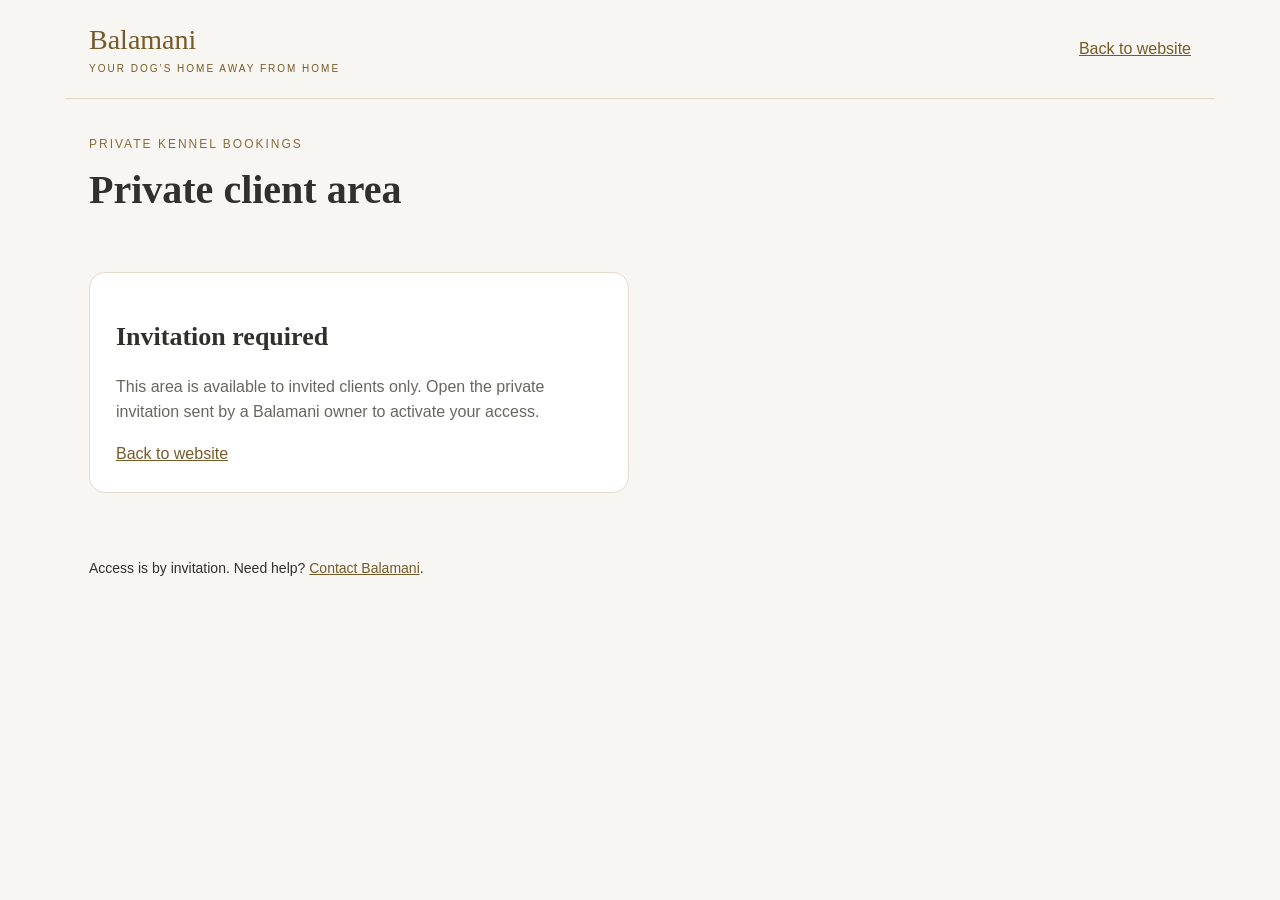
<file: docs/client.html>
<!doctype html>
<html lang="en"><head><meta charset="utf-8"><meta name="viewport" content="width=device-width,initial-scale=1"><meta name="referrer" content="no-referrer"><meta name="robots" content="noindex,nofollow"><meta http-equiv="Content-Security-Policy" content="default-src 'self'; script-src 'self'; style-src 'self'; connect-src https://pqkzhfcqpkcqttixoysr.supabase.co; img-src 'self'; base-uri 'none'; form-action 'none'; object-src 'none'"><title>Kennel bookings | Balamani</title><link rel="stylesheet" href="assets/css/client.css?v=remember1"><script defer src="assets/js/client.js?v=dates-ddmmyyyy1"></script></head>
<body data-booking-page="kennel"><header><a class="brand" href="index.html">Balamani<span>YOUR DOG’S HOME AWAY FROM HOME</span></a><div class="row"><a href="index.html">Back to website</a><button id="signout" hidden>Sign out</button></div></header><main><p class="eyebrow">PRIVATE KENNEL BOOKINGS</p><h1 id="heading">Private client area</h1><p id="status" role="status" aria-live="polite">Connecting securely…</p><div id="app"></div></main><footer>Access is by invitation. Need help? <a href="https://wa.me/35677070998">Contact Balamani</a>.</footer></body></html>
</file>
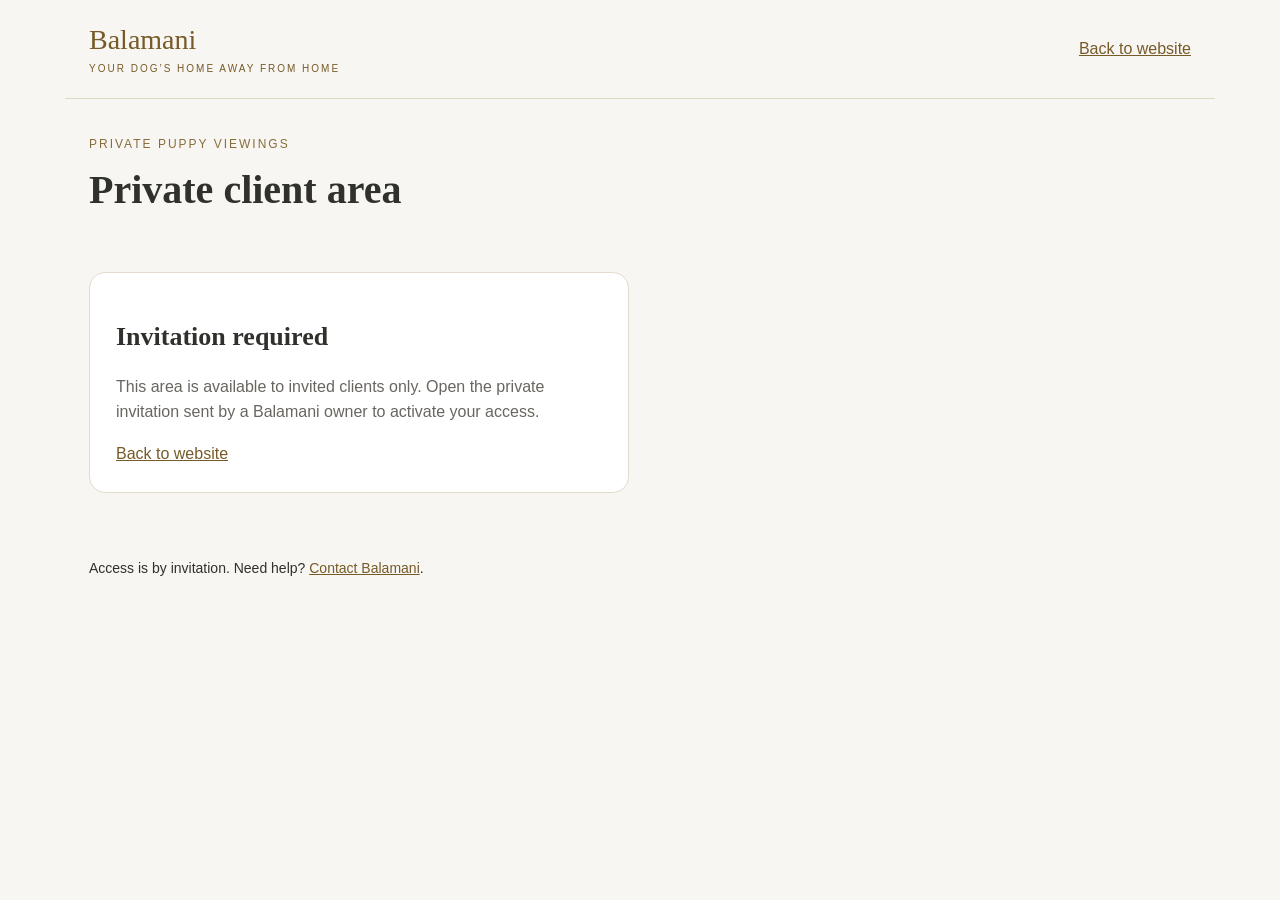
<file: docs/puppy-viewings.html>
<!doctype html>
<html lang="en"><head><meta charset="utf-8"><meta name="viewport" content="width=device-width,initial-scale=1"><meta name="referrer" content="no-referrer"><meta name="robots" content="noindex,nofollow"><meta http-equiv="Content-Security-Policy" content="default-src 'self'; script-src 'self'; style-src 'self'; connect-src https://pqkzhfcqpkcqttixoysr.supabase.co; img-src 'self'; base-uri 'none'; form-action 'none'; object-src 'none'"><title>Puppy viewings | Balamani</title><link rel="stylesheet" href="assets/css/client.css?v=remember1"><script defer src="assets/js/viewings.js?v=dates-ddmmyyyy1"></script><script defer src="assets/js/client.js?v=dates-ddmmyyyy1"></script></head>
<body data-booking-page="viewings"><header><a class="brand" href="index.html">Balamani<span>YOUR DOG’S HOME AWAY FROM HOME</span></a><div class="row"><a href="index.html">Back to website</a><button id="signout" hidden>Sign out</button></div></header><main><p class="eyebrow">PRIVATE PUPPY VIEWINGS</p><h1 id="heading">Private client area</h1><p id="status" role="status" aria-live="polite">Connecting securely…</p><div id="app"></div></main><footer>Access is by invitation. Need help? <a href="https://wa.me/35677070998">Contact Balamani</a>.</footer></body></html>
</file>
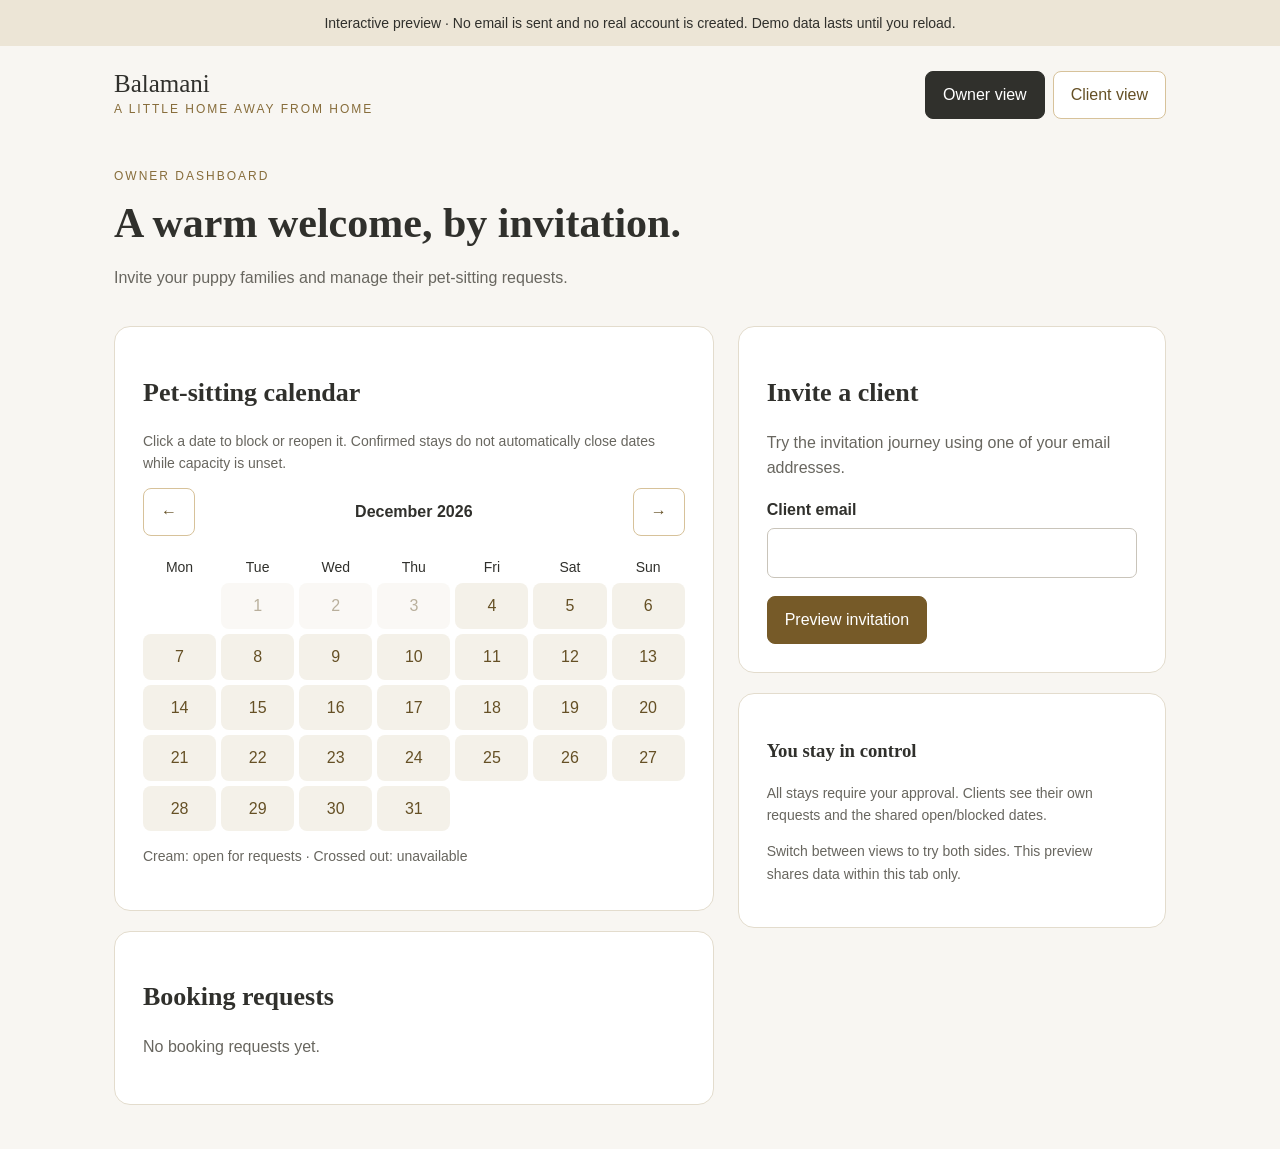
<file: previews/client-area.html>
<!doctype html>
<html lang="en"><meta charset="utf-8"><meta name="viewport" content="width=device-width,initial-scale=1"><title>Balamani • Client area preview</title>
<style>
*{box-sizing:border-box}body{margin:0;background:#f8f6f2;color:#30302c;font:16px/1.6 'Segoe UI',sans-serif}header,main{max-width:1100px;margin:auto;padding:24px}header{display:flex;justify-content:space-between;align-items:center}h1,h2,h3{font-family:Georgia,serif;line-height:1.2}h1{font-size:42px;margin:12px 0}h2{font-size:26px}p{color:#68665f}button,input{font:inherit}button{cursor:pointer;border:1px solid #d7c29a;border-radius:8px;padding:10px 17px;background:white;color:#655025}button.primary{background:#765a28;color:white;border-color:#765a28}button:disabled{opacity:.45;cursor:default}button:focus-visible,input:focus-visible{outline:3px solid #b58a3c;outline-offset:3px}input{width:100%;padding:11px;border:1px solid #c9c4ba;border-radius:7px;margin:6px 0 18px}label{display:block;font-weight:600}.banner{background:#ece5d6;padding:12px 24px;text-align:center;font-size:14px}.card{background:white;border:1px solid #e3dccd;border-radius:16px;padding:28px;margin:20px 0}.narrow{max-width:580px;margin:30px auto}.row{display:flex;gap:12px;align-items:center;flex-wrap:wrap}.split{display:grid;grid-template-columns:1.4fr 1fr;gap:24px}.small{font-size:14px}.eyebrow{color:#876d3b;text-transform:uppercase;letter-spacing:2px;font-size:12px}.calendar{display:grid;grid-template-columns:repeat(7,1fr);gap:5px;margin-top:20px}.calendar>*{text-align:center}.day{padding:10px 0;border:0;background:#f4f1e9;min-height:44px}.blocked{background:#e7e5e1;color:#777;text-decoration:line-through}.selected{background:#765a28;color:white}.badge{display:inline-block;background:#f2e8cd;color:#745722;border-radius:20px;padding:3px 12px;font-size:13px}.booking{border-top:1px solid #eee;padding:16px 0}.notice{color:#765a28;font-weight:600}nav{display:flex;gap:8px}button[aria-pressed=true]{background:#30302c;color:white;border-color:#30302c}@media(max-width:760px){.split{grid-template-columns:1fr}header{align-items:start;gap:16px;flex-direction:column}h1{font-size:32px}.card{padding:20px}main{padding:16px}}
</style>
<div class="banner">Interactive preview · No email is sent and no real account is created. Demo data lasts until you reload.</div>
<header><div><strong style="font:25px Georgia">Balamani</strong><div class="eyebrow">A little home away from home</div></div><nav aria-label="Preview role"><button id="adminTab" onclick="screen='admin';render()">Owner view</button><button id="clientTab" onclick="showClient()">Client view</button></nav></header>
<main id="app"></main>
<script>
const app=document.getElementById('app');let screen='admin',email='',clientName='',dog='',activated=false,invited=false,requests=[],blocked=new Set(),selection='';let month=new Date();month=new Date(month.getFullYear(),month.getMonth(),1);const today=key(new Date());
function key(d){return d.getFullYear()+'-'+String(d.getMonth()+1).padStart(2,'0')+'-'+String(d.getDate()).padStart(2,'0')}
function esc(s){return String(s).replace(/[&<>"']/g,c=>({'&':'&amp;','<':'&lt;','>':'&gt;','"':'&quot;',"'":'&#39;'}[c]))}
function showClient(){screen=activated?'client':invited?'invite':'waiting';render()}
function calendar(owner){let cells=['Mon','Tue','Wed','Thu','Fri','Sat','Sun'].map(d=>'<span class="small">'+d+'</span>').join('');let offset=(month.getDay()+6)%7;cells+='<span></span>'.repeat(offset);for(let i=1;i<=new Date(month.getFullYear(),month.getMonth()+1,0).getDate();i++){let d=key(new Date(month.getFullYear(),month.getMonth(),i));cells+=`<button class="day ${blocked.has(d)?'blocked':''} ${selection===d?'selected':''}" ${d<today?'disabled':''} aria-label="${d}, ${blocked.has(d)?'unavailable':'open for requests'}" onclick="pick('${d}',${owner})">${i}</button>`}return `<div class="row" style="justify-content:space-between"><button aria-label="Previous month" onclick="move(-1)">←</button><strong>${month.toLocaleDateString('en-GB',{month:'long',year:'numeric'})}</strong><button aria-label="Next month" onclick="move(1)">→</button></div><div class="calendar">${cells}</div><p class="small">Cream: open for requests · Crossed out: unavailable</p>`}
function move(n){month.setMonth(month.getMonth()+n);render()}
function pick(d,owner){if(owner){blocked.has(d)?blocked.delete(d):blocked.add(d);render()}else if(!blocked.has(d)){selection=d;document.getElementById('arrival').value=d;document.getElementById('departure').min=d}}
function bookings(owner){return requests.length?requests.map((r,i)=>`<div class="booking"><div class="row"><strong>${esc(r.dog)}</strong><span class="badge">${r.status}</span></div><div>${r.start} → ${r.end}</div>${owner?`<p class="small">${esc(clientName)} · ${esc(email)}</p>`:''}${owner&&r.status==='Pending'?`<div class="row"><button class="primary" onclick="decide(${i},'Confirmed')">Approve stay</button><button onclick="decide(${i},'Declined')">Decline</button></div>`:''}</div>`).join(''):'<p>No booking requests yet.</p>'}
function decide(i,status){let r=requests[i];if(status==='Confirmed'&&overlap(r.start,r.end)){alert('This stay includes a blocked date. Reopen the date before approving.');return}r.status=status;render()}
function overlap(a,b){for(let d=new Date(a+'T12:00:00');key(d)<=b;d.setDate(d.getDate()+1)){if(blocked.has(key(d)))return true}return false}
function render(){document.getElementById('adminTab').setAttribute('aria-pressed',screen==='admin');document.getElementById('clientTab').setAttribute('aria-pressed',screen!=='admin');if(screen==='admin'){app.innerHTML=`<div class="eyebrow">Owner dashboard</div><h1>A warm welcome, by invitation.</h1><p>Invite your puppy families and manage their pet-sitting requests.</p><div class="split"><div><section class="card"><h2>Pet-sitting calendar</h2><p class="small">Click a date to block or reopen it. Confirmed stays do not automatically close dates while capacity is unset.</p>${calendar(true)}</section><section class="card"><h2>Booking requests</h2>${bookings(true)}</section></div><div><section class="card"><h2>Invite a client</h2><p>Try the invitation journey using one of your email addresses.</p><form onsubmit="invite(event)"><label for="email">Client email</label><input id="email" type="email" autocomplete="email" required value="${esc(email)}" ${activated?'disabled':''}><button class="primary" ${activated?'disabled':''}>Preview invitation</button></form>${invited?'<p class="notice">Demo invitation ready.</p><button onclick="showClient()">Open client invitation →</button>':''}</section><section class="card"><h3>You stay in control</h3><p class="small">All stays require your approval. Clients see their own requests and the shared open/blocked dates.</p><p class="small">Switch between views to try both sides. This preview shares data within this tab only.</p></section></div></div>`}
else if(screen==='waiting'){app.innerHTML='<section class="card narrow"><h1>Your private client area</h1><p>Access is by invitation. Start in Owner view and enter your email to preview an invitation.</p><button onclick="screen=\'admin\';render()">Go to Owner view</button></section>'}
else if(screen==='invite'){app.innerHTML=`<section class="card narrow"><div class="eyebrow">Invitation email preview</div><p class="small">To: ${esc(email)}</p><h1>Welcome to the Balamani family.</h1><p>You’ve been invited to your private client area. Request pet-sitting dates and keep track of your dog’s upcoming stays.</p><button class="primary" onclick="screen='setup';render()">Accept invitation</button><p class="small">This button simulates the secure link you would receive by email.</p></section>`}
else if(screen==='setup'){app.innerHTML=`<section class="card narrow"><div class="eyebrow">Your invitation</div><h1>Make yourself at home.</h1><p>${esc(email)}</p><form onsubmit="activate(event)"><label for="name">Your name</label><input id="name" autocomplete="name" required maxlength="100"><label for="dog">Your dog’s name</label><input id="dog" required maxlength="100"><p class="small">Real account setup will use a secure email link and password setup. No password is collected in this demo.</p><button class="primary">Enter demo client area</button></form></section>`}
else{app.innerHTML=`<div class="eyebrow">Your private client area</div><h1>Welcome, ${esc(clientName)}.</h1><p>A familiar place for ${esc(dog)} while you’re away.</p><div class="split"><section class="card"><h2>Plan a stay</h2><p>Choose dates to request. We’ll review your stay before confirming.</p>${calendar(false)}<form onsubmit="requestStay(event)"><label for="arrival">Arrival</label><input type="date" id="arrival" required min="${today}" value="${selection}"><label for="departure">Departure</label><input type="date" id="departure" required min="${today}"><button class="primary">Request these dates</button><p id="feedback" role="status" class="notice"></p></form></section><section class="card"><h2>Your stays</h2>${bookings(false)}<p class="small">A pending request does not reserve a space. We’ll confirm after reviewing your dates.</p></section></div>`}}
function invite(e){e.preventDefault();email=document.getElementById('email').value.trim();invited=true;screen='invite';render()}
function activate(e){e.preventDefault();clientName=document.getElementById('name').value.trim();dog=document.getElementById('dog').value.trim();if(!clientName||!dog)return;activated=true;screen='client';render()}
function requestStay(e){e.preventDefault();let start=document.getElementById('arrival').value,end=document.getElementById('departure').value;const feedback=document.getElementById('feedback');if(end<start){feedback.textContent='Departure must be on or after arrival.';return}if(overlap(start,end)){feedback.textContent='Your stay includes an unavailable date. Please choose other dates.';return}if(requests.some(r=>r.start===start&&r.end===end&&r.status!=='Declined')){feedback.textContent='You already requested these dates.';return}requests.push({start,end,dog,status:'Pending'});render();document.getElementById('feedback').textContent='Request received. Awaiting approval.'}
render();
</script></html>
</file>
<file: docs/assets/css/client.css>
*{box-sizing:border-box}body{margin:0;background:#f8f6f2;color:#30302c;font:16px/1.6 'Segoe UI',sans-serif}header,main,footer{max-width:1150px;margin:auto;padding:24px}header{display:flex;align-items:center;justify-content:space-between;gap:20px;border-bottom:1px solid #dfd6c4}.brand{font:28px Georgia;text-decoration:none}.brand span{display:block;font:10px 'Segoe UI',sans-serif;letter-spacing:2px;margin-top:7px}a{color:#765a28}h1,h2,h3{font-family:Georgia,serif;line-height:1.2}h1{font-size:40px;margin:12px 0}h2{font-size:26px}p{color:#68665f}.eyebrow{color:#876d3b;letter-spacing:2px;font-size:12px}.card{background:white;border:1px solid #e3dccd;border-radius:16px;padding:26px;margin:16px 0}.narrow{max-width:540px}.split{display:grid;grid-template-columns:1.15fr 1fr;gap:24px}.row{display:flex;gap:10px;align-items:center;flex-wrap:wrap}button,input,select,textarea{font:inherit}button{cursor:pointer;border:1px solid #d7c29a;border-radius:8px;padding:10px 15px;background:white;color:#655025}button.primary{background:#765a28;color:white;border-color:#765a28}button:disabled{opacity:.5;cursor:default}button:focus-visible,input:focus-visible,select:focus-visible{outline:3px solid #b58a3c;outline-offset:3px}input,select,textarea{width:100%;padding:11px;border:1px solid #c9c4ba;border-radius:7px;margin:6px 0 16px;background:white;color:#30302c}label{display:block;font-weight:600}.small{font-size:14px}.calendar{display:grid;grid-template-columns:repeat(7,1fr);gap:5px;margin-top:18px}.calendar>*{text-align:center}.day{min-height:42px;padding:8px 0;background:#f4f1e9;border:0}.day.blocked{background:#e7e5e1;color:#777;text-decoration:line-through}.booking{border-top:1px solid #e6e1d7;padding:17px 0;overflow-wrap:anywhere}.badge{display:inline-block;padding:3px 11px;background:#f2e8cd;border-radius:18px;font-size:13px}.badge.Confirmed{background:#e3efdf}.badge.Cancelled,.badge.Declined{background:#ede9e6}.notice{background:#f2ecdf;padding:14px;border-radius:8px;overflow-wrap:anywhere}#status{min-height:26px}#status.error{color:#a02d26}footer{font-size:14px}textarea{min-height:110px}[hidden]{display:none!important}@media(max-width:760px){.split{grid-template-columns:1fr;gap:0}header{align-items:start;flex-direction:column}h1{font-size:32px}main{padding:16px}.card{padding:20px}}

.day{display:flex;flex-direction:column;align-items:center;gap:4px;min-height:76px}.day.has-booking{background:#e3efdf}.day.has-request{background:#fff1cf}.day.blocked{background:#e7e5e1}.day-markers{display:flex;flex-wrap:wrap;justify-content:center;gap:3px}.stay-marker{display:inline-block;border-radius:4px;padding:1px 4px;font-size:11px;line-height:1.5;text-decoration:none}.stay-marker.confirmed{background:#cee3c6;color:#234921}.stay-marker.pending{background:#ffe1a0;color:#684500}.calendar-legend{line-height:2}.day.blocked>span:first-child{text-decoration:line-through}.day.blocked{text-decoration:none}@media(max-width:480px){.day .marker-label{display:none}.day{min-height:70px}}

#account-list input[type=checkbox]{width:auto;margin:8px 8px 8px 0;padding:0;accent-color:#765a28}#account-list summary{cursor:pointer;font-weight:600}#account-list details[open]{padding-bottom:24px}#account-list form{max-width:520px;margin:16px 0}


.remember-option{display:flex;align-items:center;gap:.5rem;margin:1rem 0}.remember-option input[type=checkbox]{width:auto;margin:0;padding:0;accent-color:#806039}
</file>
